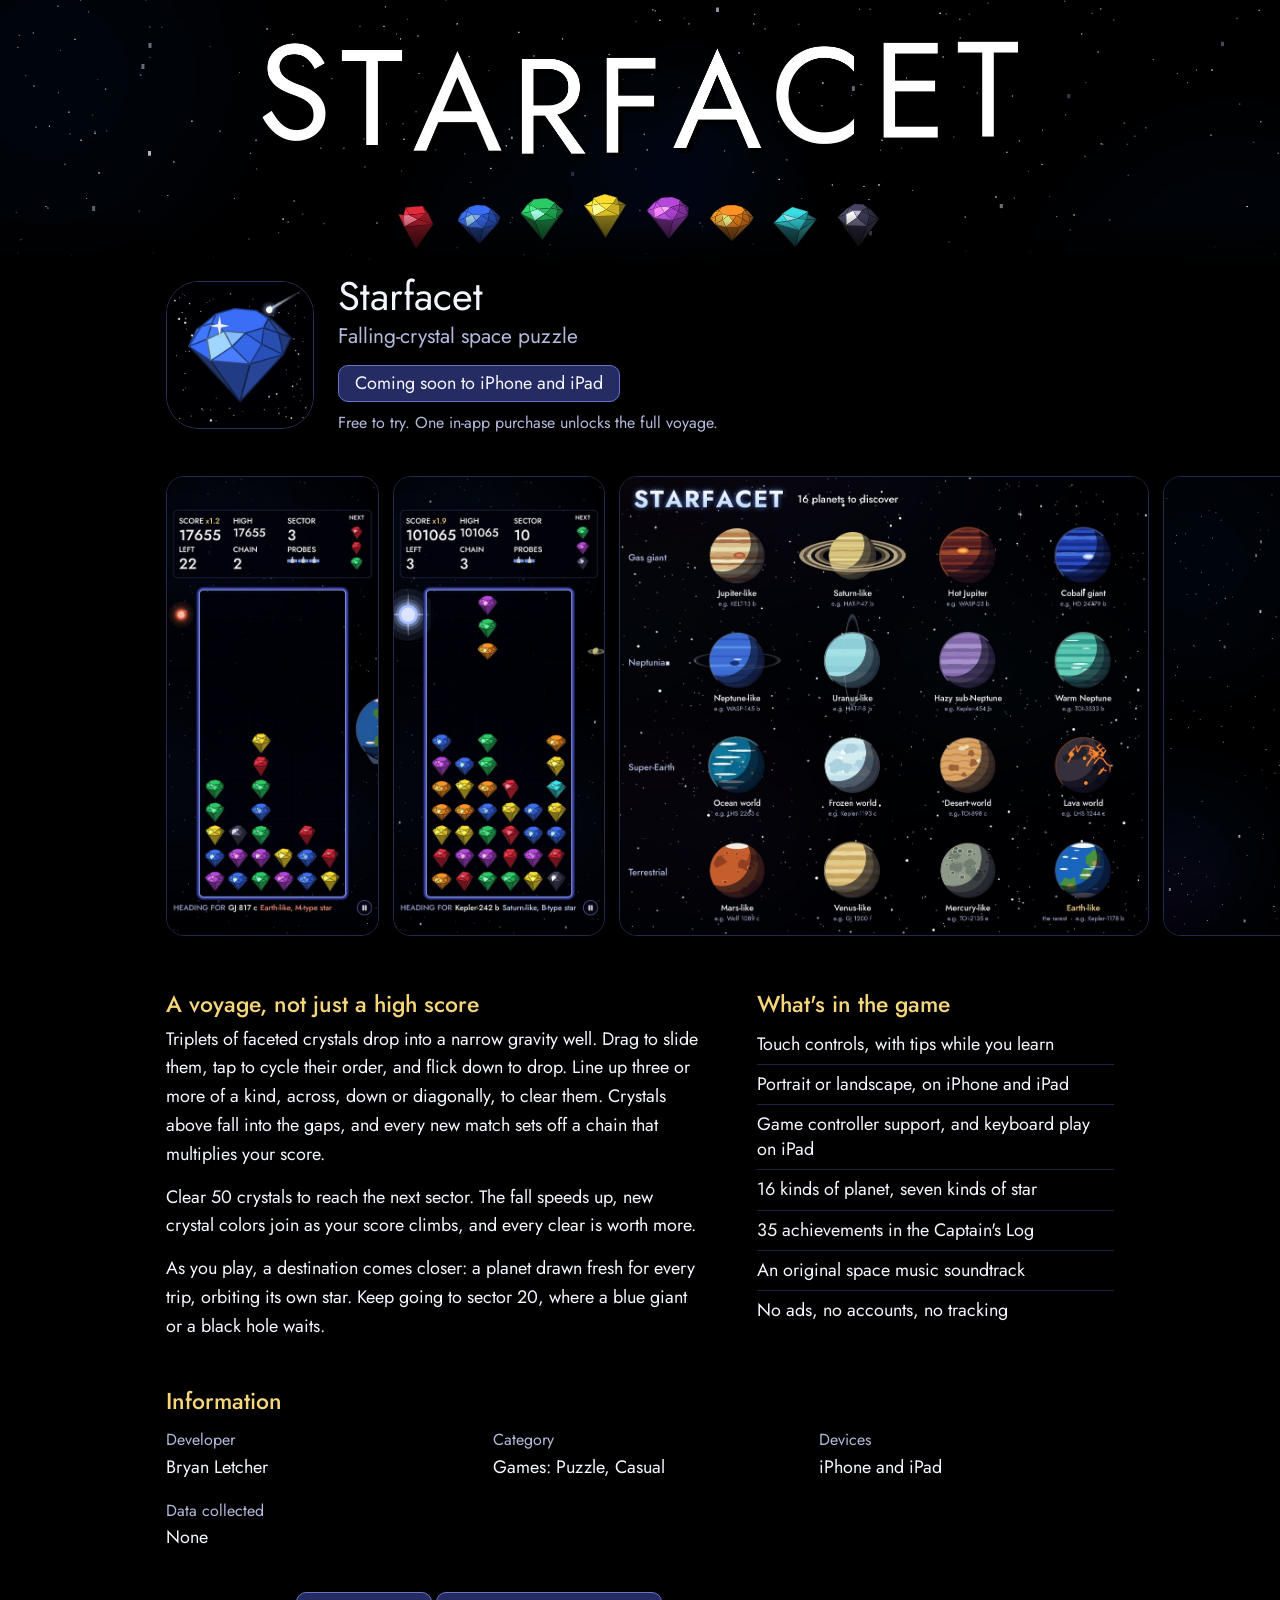
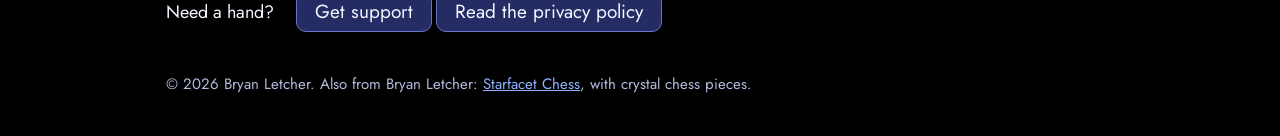
<file: index.html>
<!doctype html>
<html lang="en">
<head>
<meta charset="utf-8">
<meta name="viewport" content="width=device-width, initial-scale=1">
<title>Starfacet</title>
<meta name="description" content="Starfacet, a falling-crystal puzzle game on a voyage through deep space. Coming soon to iPhone and iPad.">
<meta name="theme-color" content="#000000">
<meta property="og:title" content="Starfacet">
<meta property="og:description" content="A falling-crystal puzzle game on a voyage through deep space.">
<meta property="og:type" content="website">
<meta property="og:url" content="https://starfacet.bryanletcher.com/">
<meta property="og:image" content="https://starfacet.bryanletcher.com/assets/title-art.jpg">
<link rel="icon" type="image/png" href="assets/icon.png">
<link rel="apple-touch-icon" href="apple-touch-icon.png">
<link rel="stylesheet" href="assets/site.css">
</head>
<body>
<div class="hero">
  <img src="assets/title-art.jpg" width="2552" height="530" alt="The Starfacet wordmark above a row of eight faceted crystals, on a field of stars.">
</div>

<main>
  <div class="wrap">
    <header class="app">
      <img class="icon" src="assets/icon.png" width="180" height="180" alt="">
      <div>
        <h1>Starfacet</h1>
        <p class="subtitle">Falling-crystal space puzzle</p>
        <p class="status">Coming soon to iPhone and iPad</p>
        <p class="terms">Free to try. One in-app purchase unlocks the full voyage.</p>
      </div>
    </header>
  </div>

  <div class="gallery" tabindex="0" role="group" aria-label="Pictures from Starfacet. Scroll sideways to see them all.">
    <img src="assets/gameplay-sector-3.jpg" width="460" height="1000" alt="Starfacet in play on iPhone at sector 3: rows of faceted crystals in the gravity well, a red star on one side and an Earth-like planet coming into view on the other.">
    <img src="assets/gameplay-sector-10.jpg" width="460" height="1000" alt="Starfacet in play on iPhone at sector 10: a tall stack of crystals in eight colors, a triplet falling from the top, with a blue star and a ringed planet beside the well.">
    <img src="assets/planets.jpg" width="1153" height="1000" loading="lazy" alt="Sheet of the 16 kinds of planet to discover, from Jupiter-like gas giants to the rare Earth-like world.">
    <img src="assets/title-screen.jpg" width="1622" height="900" loading="lazy" alt="The Starfacet title screen, with Launch selected in the menu.">
    <img src="assets/exoplanets.jpg" width="2893" height="900" loading="lazy" alt="The four kinds of exoplanet: gas giant, Neptunian, super-Earth and terrestrial.">
    <img src="assets/stars.jpg" width="2970" height="900" loading="lazy" alt="The seven kinds of star, hottest to coolest, from blue-violet O-type to red M-type.">
  </div>

  <div class="wrap">
    <div class="about">
      <div>
        <h2>A voyage, not just a high score</h2>
        <p>Triplets of faceted crystals drop into a narrow gravity well. Drag to slide them, tap to cycle their order, and flick down to drop. Line up three or more of a kind, across, down or diagonally, to clear them. Crystals above fall into the gaps, and every new match sets off a chain that multiplies your score.</p>
        <p>Clear 50 crystals to reach the next sector. The fall speeds up, new crystal colors join as your score climbs, and every clear is worth more.</p>
        <p>As you play, a destination comes closer: a planet drawn fresh for every trip, orbiting its own star. Keep going to sector 20, where a blue giant or a black hole waits.</p>
      </div>
      <div>
        <h2>What's in the game</h2>
        <ul>
          <li>Touch controls, with tips while you learn</li>
          <li>Portrait or landscape, on iPhone and iPad</li>
          <li>Game controller support, and keyboard play on iPad</li>
          <li>16 kinds of planet, seven kinds of star</li>
          <li>35 achievements in the Captain's Log</li>
          <li>An original space music soundtrack</li>
          <li>No ads, no accounts, no tracking</li>
        </ul>
      </div>
    </div>

    <section class="info">
      <h2>Information</h2>
      <dl>
        <div><dt>Developer</dt><dd>Bryan Letcher</dd></div>
        <div><dt>Category</dt><dd>Games: Puzzle, Casual</dd></div>
        <div><dt>Devices</dt><dd>iPhone and iPad</dd></div>
        <div><dt>Data collected</dt><dd>None</dd></div>
      </dl>
    </section>

    <nav class="help" aria-label="Help">
      <p>Need a hand?</p>
      <ul class="menu">
        <li><a href="support.html">Get support</a></li>
        <li><a href="privacy.html">Read the privacy policy</a></li>
      </ul>
    </nav>

    <footer>&copy; 2026 Bryan Letcher. Also from Bryan Letcher: <a href="chess/">Starfacet Chess</a>, with crystal chess pieces.</footer>
  </div>
</main>
</body>
</html>
</file>
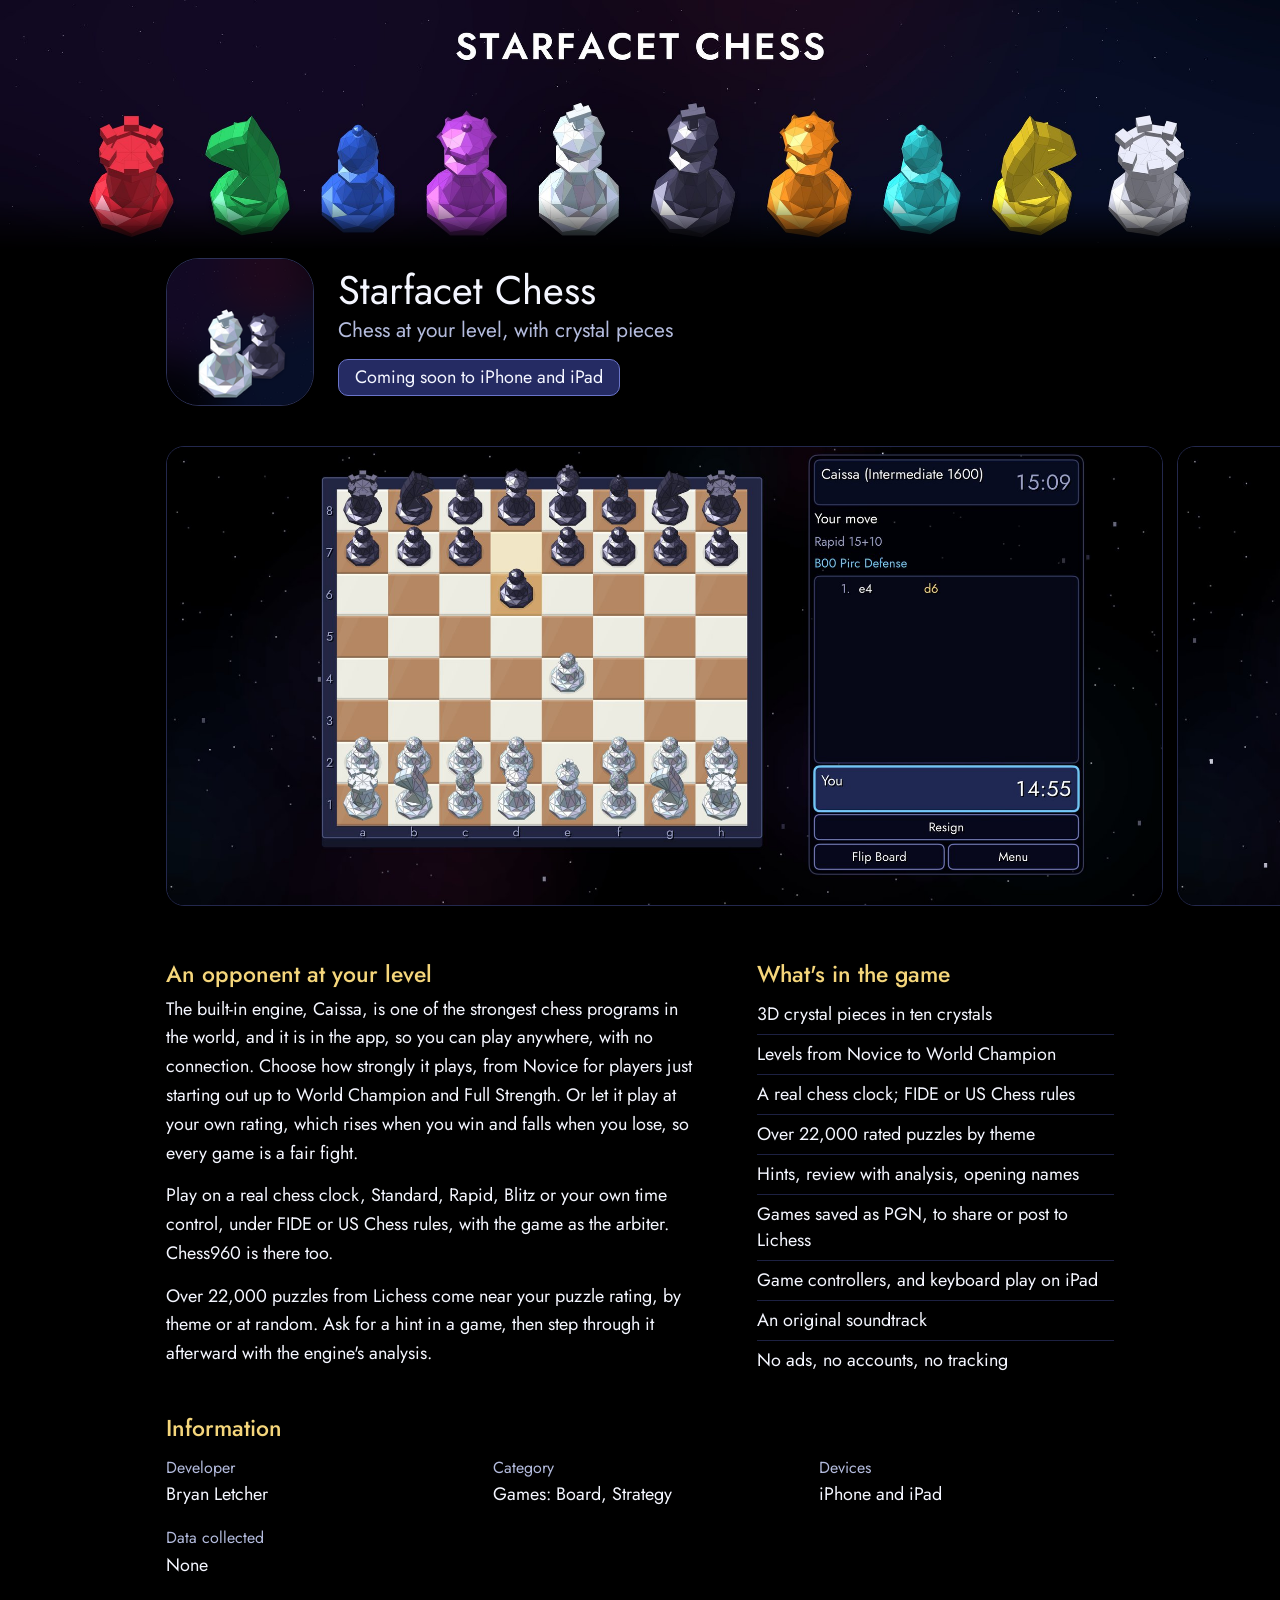
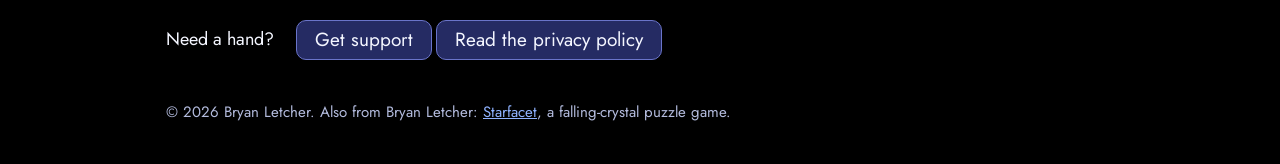
<file: chess/index.html>
<!doctype html>
<html lang="en">
<head>
<meta charset="utf-8">
<meta name="viewport" content="width=device-width, initial-scale=1">
<title>Starfacet Chess</title>
<meta name="description" content="Starfacet Chess: chess against a computer that plays at your level, with 3D crystal pieces, a real chess clock and over 22,000 puzzles. Coming soon to iPhone and iPad.">
<meta name="theme-color" content="#000000">
<meta property="og:title" content="Starfacet Chess">
<meta property="og:description" content="Chess against a computer that plays at your level, with 3D crystal pieces, a real chess clock and over 22,000 puzzles.">
<meta property="og:type" content="website">
<meta property="og:url" content="https://starfacet.bryanletcher.com/chess/">
<meta property="og:image" content="https://starfacet.bryanletcher.com/chess/assets/title-art.jpg">
<link rel="icon" type="image/png" href="assets/icon.png">
<link rel="apple-touch-icon" href="apple-touch-icon.png">
<link rel="stylesheet" href="../assets/site.css">
</head>
<body>
<div class="hero">
  <img src="assets/title-art.jpg" width="2552" height="498" alt="The Starfacet Chess wordmark above a row of ten crystal chess pieces, one in each crystal color, on a field of stars.">
</div>

<main>
  <div class="wrap">
    <header class="app">
      <img class="icon" src="assets/icon.png" width="180" height="180" alt="">
      <div>
        <h1>Starfacet Chess</h1>
        <p class="subtitle">Chess at your level, with crystal pieces</p>
        <p class="status">Coming soon to iPhone and iPad</p>
      </div>
    </header>
  </div>

  <div class="gallery" tabindex="0" role="group" aria-label="Pictures from Starfacet Chess. Scroll sideways to see them all.">
    <img src="assets/game-iphone.jpg" width="1956" height="900" alt="A game against the computer on iPhone, held sideways: the board with diamond and onyx crystal pieces, the clocks, the opening's name and the moves.">
    <img src="assets/puzzle-iphone.jpg" width="1956" height="900" loading="lazy" alt="A Lichess puzzle on iPhone: Black to move and find the best move, with its rating and themes beside the board.">
    <img src="assets/game-ipad.jpg" width="749" height="1000" loading="lazy" alt="A game against the computer on iPad, playing at the player's own rating, with a 90-minute clock.">
    <img src="assets/levels-ipad.jpg" width="749" height="1000" loading="lazy" alt="Choosing a game on iPad: the time control, your color, the starting position and the computer's level, from Novice to World Champion.">
    <img src="assets/pieces-ipad.jpg" width="1200" height="900" loading="lazy" alt="Choosing each side's crystal on iPad, from Diamond and Onyx to Ruby, Sapphire, Topaz, Amethyst, Amber, Aquamarine and Silver.">
    <img src="assets/puzzles-ipad.jpg" width="1200" height="900" loading="lazy" alt="The Puzzles screen on iPad: 22,499 rated puzzles from Lichess by theme, such as mate in 2, forks and endgames.">
  </div>

  <div class="wrap">
    <div class="about">
      <div>
        <h2>An opponent at your level</h2>
        <p>The built-in engine, Caissa, is one of the strongest chess programs in the world, and it is in the app, so you can play anywhere, with no connection. Choose how strongly it plays, from Novice for players just starting out up to World Champion and Full Strength. Or let it play at your own rating, which rises when you win and falls when you lose, so every game is a fair fight.</p>
        <p>Play on a real chess clock, Standard, Rapid, Blitz or your own time control, under FIDE or US Chess rules, with the game as the arbiter. Chess960 is there too.</p>
        <p>Over 22,000 puzzles from Lichess come near your puzzle rating, by theme or at random. Ask for a hint in a game, then step through it afterward with the engine's analysis.</p>
      </div>
      <div>
        <h2>What's in the game</h2>
        <ul>
          <li>3D crystal pieces in ten crystals</li>
          <li>Levels from Novice to World Champion</li>
          <li>A real chess clock; FIDE or US Chess rules</li>
          <li>Over 22,000 rated puzzles by theme</li>
          <li>Hints, review with analysis, opening names</li>
          <li>Games saved as PGN, to share or post to Lichess</li>
          <li>Game controllers, and keyboard play on iPad</li>
          <li>An original soundtrack</li>
          <li>No ads, no accounts, no tracking</li>
        </ul>
      </div>
    </div>

    <section class="info">
      <h2>Information</h2>
      <dl>
        <div><dt>Developer</dt><dd>Bryan Letcher</dd></div>
        <div><dt>Category</dt><dd>Games: Board, Strategy</dd></div>
        <div><dt>Devices</dt><dd>iPhone and iPad</dd></div>
        <div><dt>Data collected</dt><dd>None</dd></div>
      </dl>
    </section>

    <nav class="help" aria-label="Help">
      <p>Need a hand?</p>
      <ul class="menu">
        <li><a href="support.html">Get support</a></li>
        <li><a href="privacy.html">Read the privacy policy</a></li>
      </ul>
    </nav>

    <footer>&copy; 2026 Bryan Letcher. Also from Bryan Letcher: <a href="../index.html">Starfacet</a>, a falling-crystal puzzle game.</footer>
  </div>
</main>
</body>
</html>
</file>
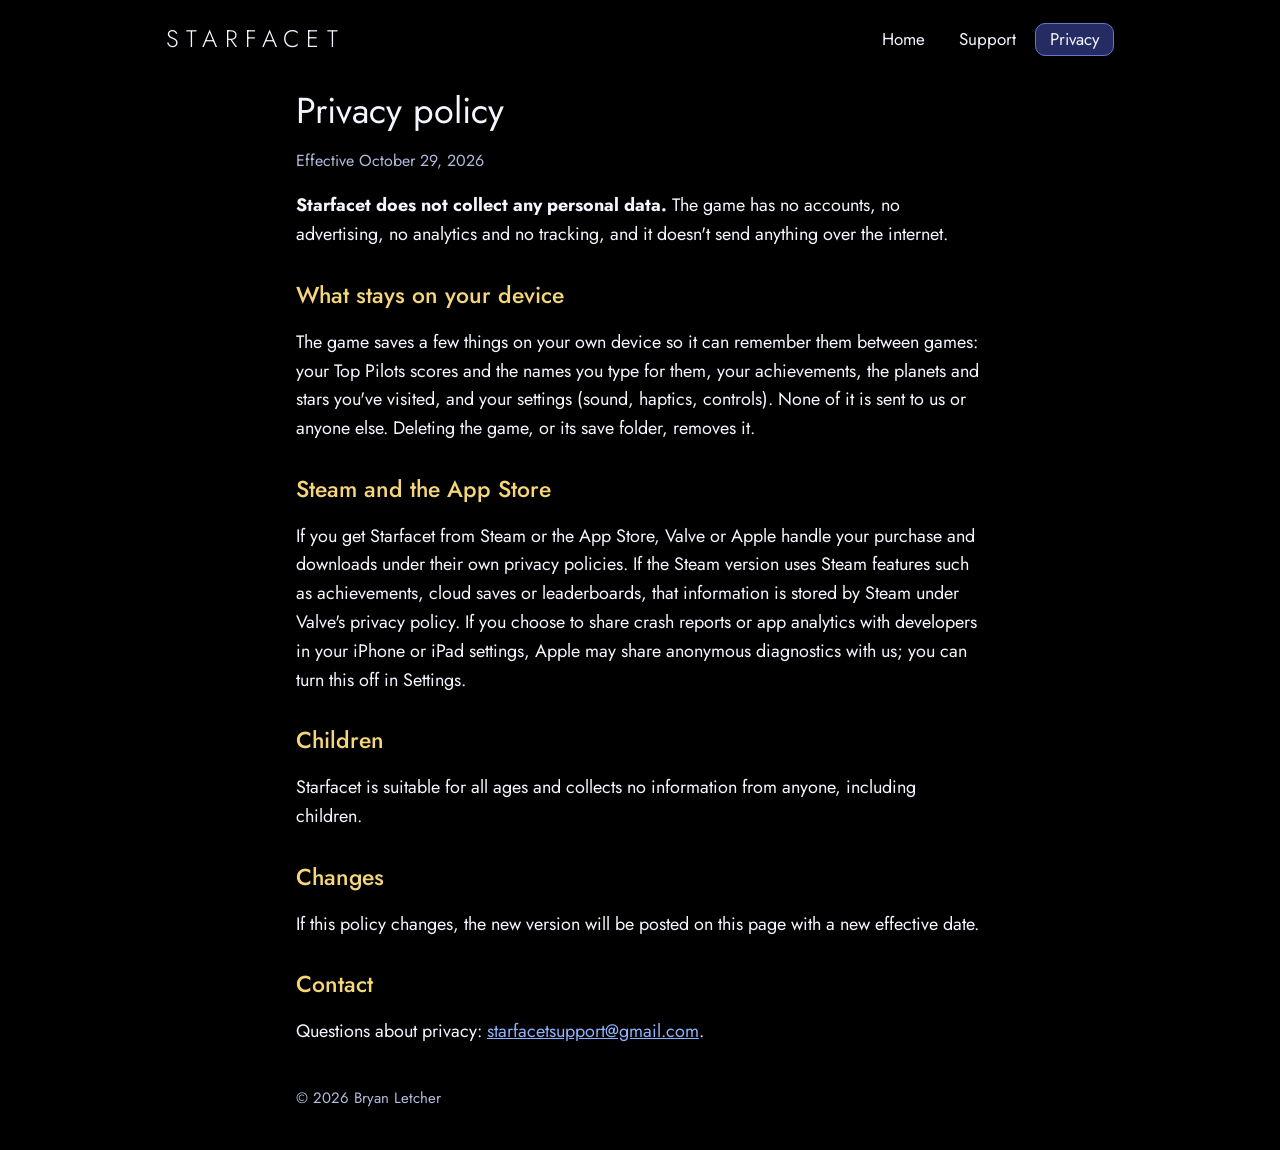
<file: privacy.html>
<!doctype html>
<html lang="en">
<head>
<meta charset="utf-8">
<meta name="viewport" content="width=device-width, initial-scale=1">
<title>Starfacet Privacy</title>
<meta name="description" content="Starfacet's privacy policy: the game collects no personal data.">
<link rel="icon" type="image/png" href="assets/icon.png">
<link rel="apple-touch-icon" href="apple-touch-icon.png">
<link rel="stylesheet" href="assets/site.css">
</head>
<body>
<header class="wrap bar">
  <a class="wordmark" href="index.html">STARFACET</a>
  <nav aria-label="Main"><ul class="menu">
    <li><a href="index.html">Home</a></li>
    <li><a href="support.html">Support</a></li>
    <li><a href="privacy.html" aria-current="page">Privacy</a></li>
  </ul></nav>
</header>
<main class="wrap page">
<h1>Privacy policy</h1>
<p class="date">Effective October 29, 2026</p>
<p><b>Starfacet does not collect any personal data.</b> The game has no accounts, no advertising, no analytics and no tracking, and it doesn't send anything over the internet.</p>

<h2>What stays on your device</h2>
<p>The game saves a few things on your own device so it can remember them between games: your Top Pilots scores and the names you type for them, your achievements, the planets and stars you've visited, and your settings (sound, haptics, controls). None of it is sent to us or anyone else. Deleting the game, or its save folder, removes it.</p>

<h2>Steam and the App Store</h2>
<p>If you get Starfacet from Steam or the App Store, Valve or Apple handle your purchase and downloads under their own privacy policies. If the Steam version uses Steam features such as achievements, cloud saves or leaderboards, that information is stored by Steam under Valve's privacy policy. If you choose to share crash reports or app analytics with developers in your iPhone or iPad settings, Apple may share anonymous diagnostics with us; you can turn this off in Settings.</p>

<h2>Children</h2>
<p>Starfacet is suitable for all ages and collects no information from anyone, including children.</p>

<h2>Changes</h2>
<p>If this policy changes, the new version will be posted on this page with a new effective date.</p>

<h2>Contact</h2>
<p>Questions about privacy: <a href="mailto:starfacetsupport@gmail.com">starfacetsupport@gmail.com</a>.</p>

<footer>&copy; 2026 Bryan Letcher</footer>
</main>
</body>
</html>
</file>
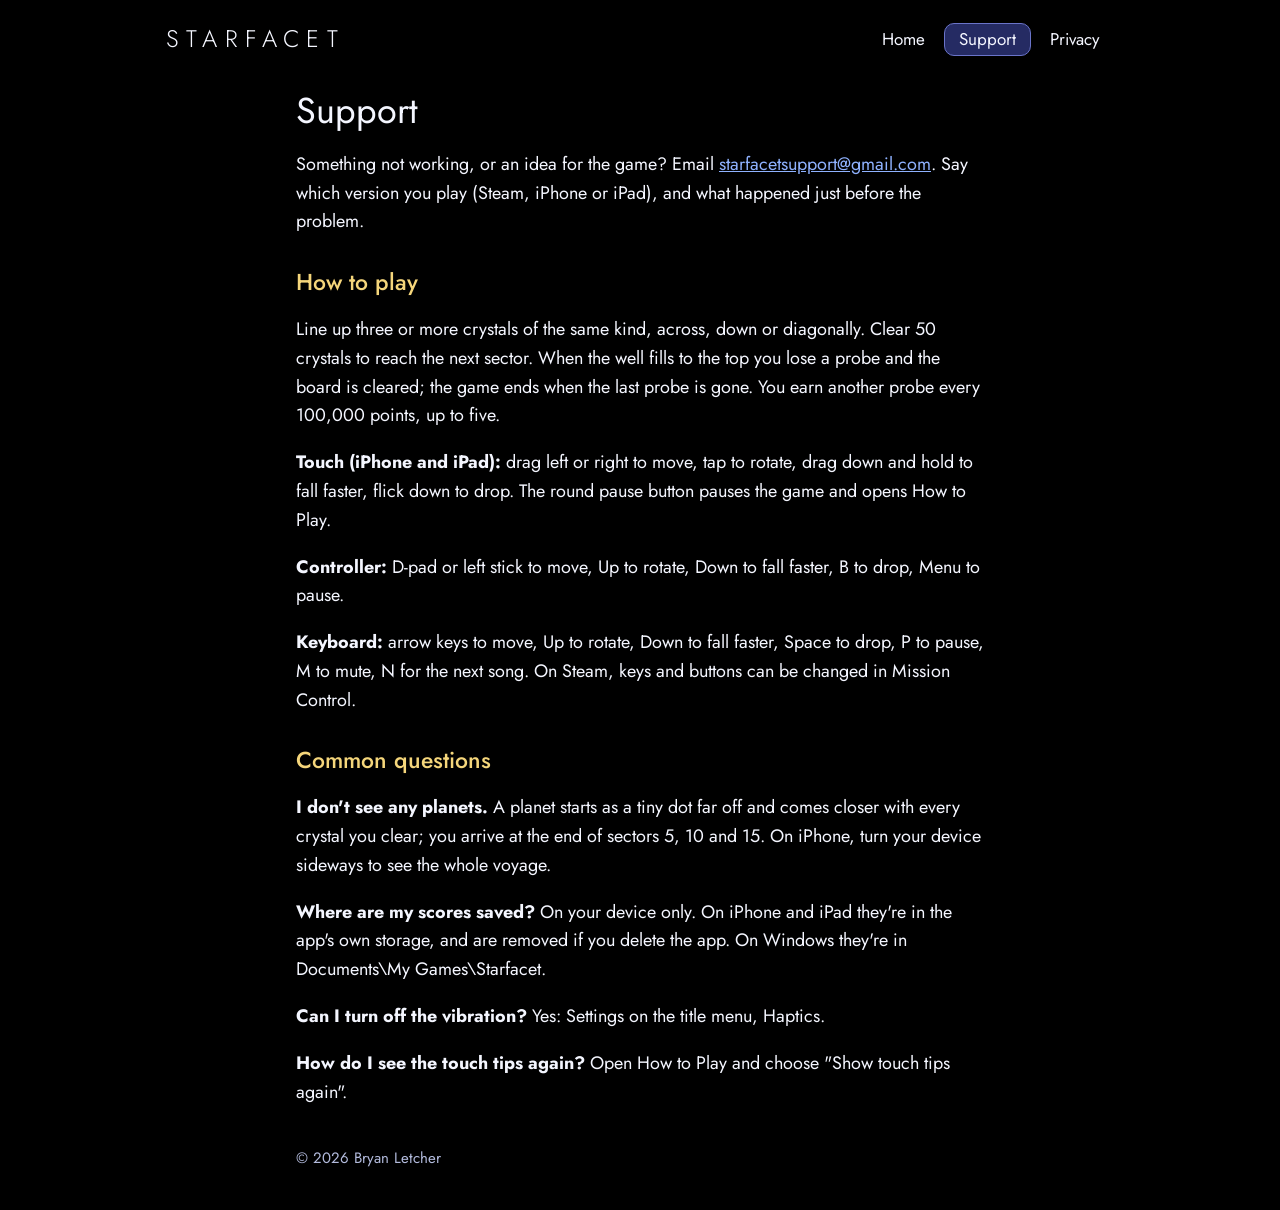
<file: support.html>
<!doctype html>
<html lang="en">
<head>
<meta charset="utf-8">
<meta name="viewport" content="width=device-width, initial-scale=1">
<title>Starfacet Support</title>
<meta name="description" content="Help and contact for Starfacet.">
<link rel="icon" type="image/png" href="assets/icon.png">
<link rel="apple-touch-icon" href="apple-touch-icon.png">
<link rel="stylesheet" href="assets/site.css">
</head>
<body>
<header class="wrap bar">
  <a class="wordmark" href="index.html">STARFACET</a>
  <nav aria-label="Main"><ul class="menu">
    <li><a href="index.html">Home</a></li>
    <li><a href="support.html" aria-current="page">Support</a></li>
    <li><a href="privacy.html">Privacy</a></li>
  </ul></nav>
</header>
<main class="wrap page">
<h1>Support</h1>
<p>Something not working, or an idea for the game? Email <a href="mailto:starfacetsupport@gmail.com">starfacetsupport@gmail.com</a>. Say which version you play (Steam, iPhone or iPad), and what happened just before the problem.</p>

<h2>How to play</h2>
<p>Line up three or more crystals of the same kind, across, down or diagonally. Clear 50 crystals to reach the next sector. When the well fills to the top you lose a probe and the board is cleared; the game ends when the last probe is gone. You earn another probe every 100,000 points, up to five.</p>
<p><b>Touch (iPhone and iPad):</b> drag left or right to move, tap to rotate, drag down and hold to fall faster, flick down to drop. The round pause button pauses the game and opens How to Play.</p>
<p><b>Controller:</b> D-pad or left stick to move, Up to rotate, Down to fall faster, B to drop, Menu to pause.</p>
<p><b>Keyboard:</b> arrow keys to move, Up to rotate, Down to fall faster, Space to drop, P to pause, M to mute, N for the next song. On Steam, keys and buttons can be changed in Mission Control.</p>

<h2>Common questions</h2>
<p><b>I don't see any planets.</b> A planet starts as a tiny dot far off and comes closer with every crystal you clear; you arrive at the end of sectors 5, 10 and 15. On iPhone, turn your device sideways to see the whole voyage.</p>
<p><b>Where are my scores saved?</b> On your device only. On iPhone and iPad they're in the app's own storage, and are removed if you delete the app. On Windows they're in Documents\My Games\Starfacet.</p>
<p><b>Can I turn off the vibration?</b> Yes: Settings on the title menu, Haptics.</p>
<p><b>How do I see the touch tips again?</b> Open How to Play and choose "Show touch tips again".</p>

<footer>&copy; 2026 Bryan Letcher</footer>
</main>
</body>
</html>
</file>
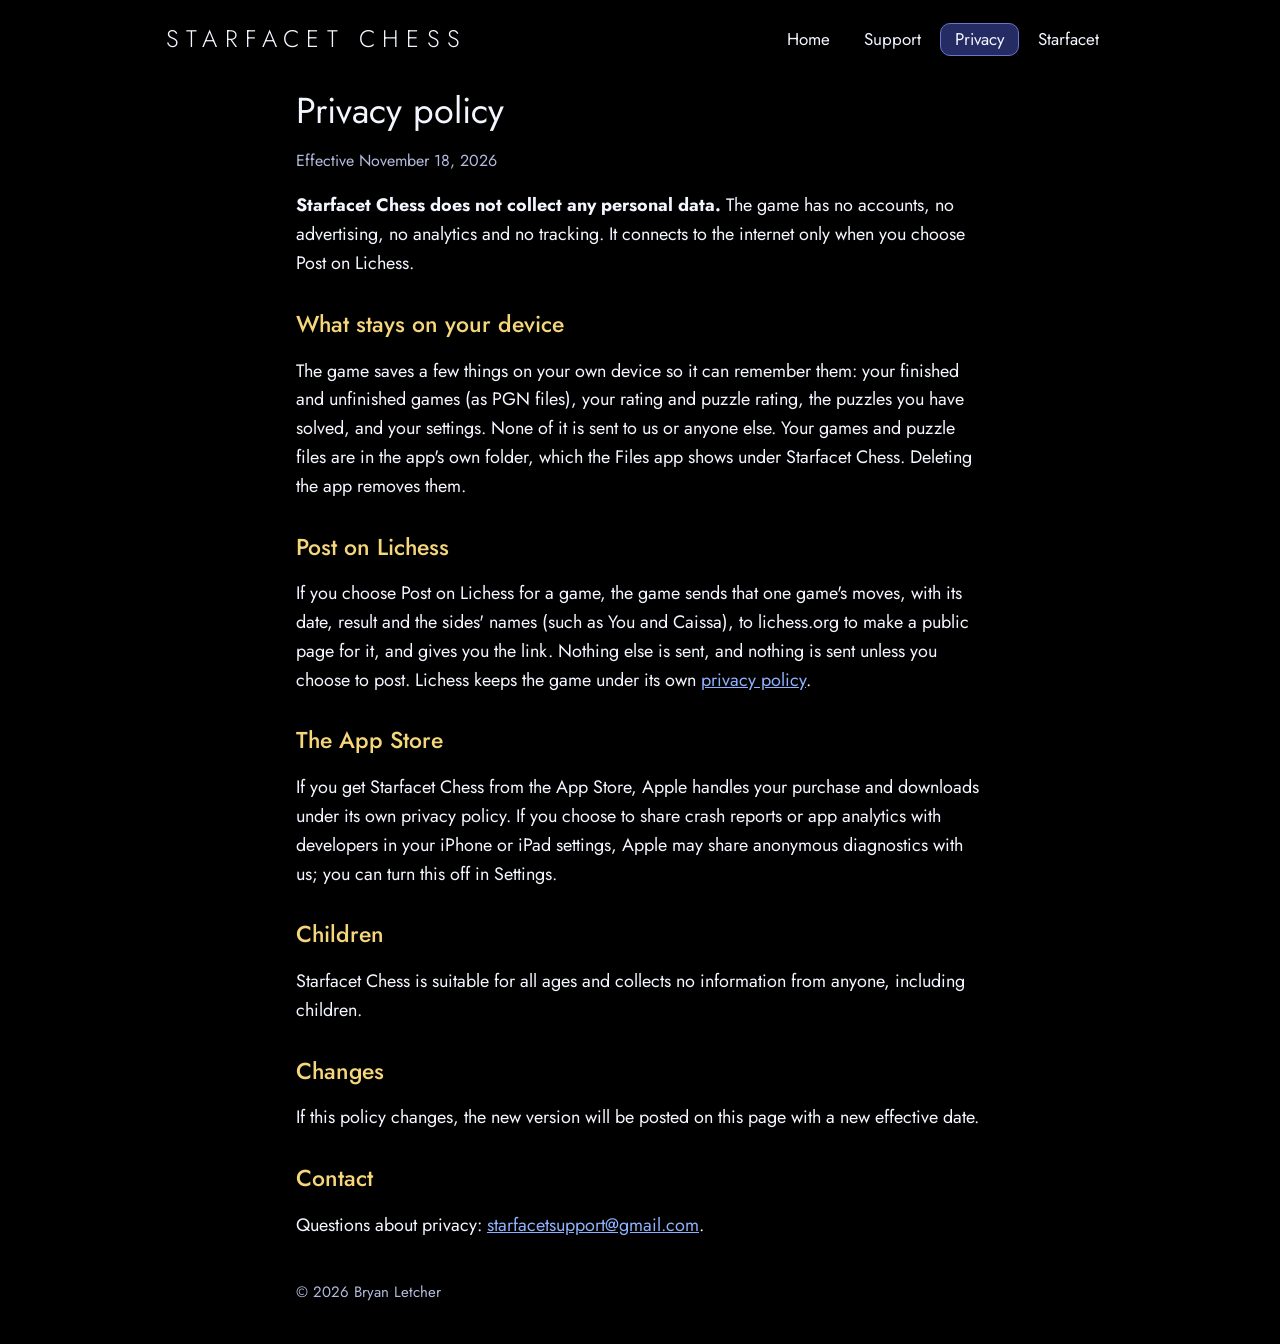
<file: chess/privacy.html>
<!doctype html>
<html lang="en">
<head>
<meta charset="utf-8">
<meta name="viewport" content="width=device-width, initial-scale=1">
<title>Starfacet Chess Privacy</title>
<meta name="description" content="Starfacet Chess's privacy policy: the game collects no personal data.">
<link rel="icon" type="image/png" href="assets/icon.png">
<link rel="apple-touch-icon" href="apple-touch-icon.png">
<link rel="stylesheet" href="../assets/site.css">
</head>
<body>
<header class="wrap bar">
  <a class="wordmark" href="index.html">STARFACET CHESS</a>
  <nav aria-label="Main"><ul class="menu">
    <li><a href="index.html">Home</a></li>
    <li><a href="support.html">Support</a></li>
    <li><a href="privacy.html" aria-current="page">Privacy</a></li>
    <li><a href="../index.html">Starfacet</a></li>
  </ul></nav>
</header>
<main class="wrap page">
<h1>Privacy policy</h1>
<p class="date">Effective November 18, 2026</p>
<p><b>Starfacet Chess does not collect any personal data.</b> The game has no accounts, no advertising, no analytics and no tracking. It connects to the internet only when you choose Post on Lichess.</p>

<h2>What stays on your device</h2>
<p>The game saves a few things on your own device so it can remember them: your finished and unfinished games (as PGN files), your rating and puzzle rating, the puzzles you have solved, and your settings. None of it is sent to us or anyone else. Your games and puzzle files are in the app's own folder, which the Files app shows under Starfacet Chess. Deleting the app removes them.</p>

<h2>Post on Lichess</h2>
<p>If you choose Post on Lichess for a game, the game sends that one game's moves, with its date, result and the sides' names (such as You and Caissa), to lichess.org to make a public page for it, and gives you the link. Nothing else is sent, and nothing is sent unless you choose to post. Lichess keeps the game under its own <a href="https://lichess.org/privacy">privacy policy</a>.</p>

<h2>The App Store</h2>
<p>If you get Starfacet Chess from the App Store, Apple handles your purchase and downloads under its own privacy policy. If you choose to share crash reports or app analytics with developers in your iPhone or iPad settings, Apple may share anonymous diagnostics with us; you can turn this off in Settings.</p>

<h2>Children</h2>
<p>Starfacet Chess is suitable for all ages and collects no information from anyone, including children.</p>

<h2>Changes</h2>
<p>If this policy changes, the new version will be posted on this page with a new effective date.</p>

<h2>Contact</h2>
<p>Questions about privacy: <a href="mailto:starfacetsupport@gmail.com">starfacetsupport@gmail.com</a>.</p>

<footer>&copy; 2026 Bryan Letcher</footer>
</main>
</body>
</html>
</file>
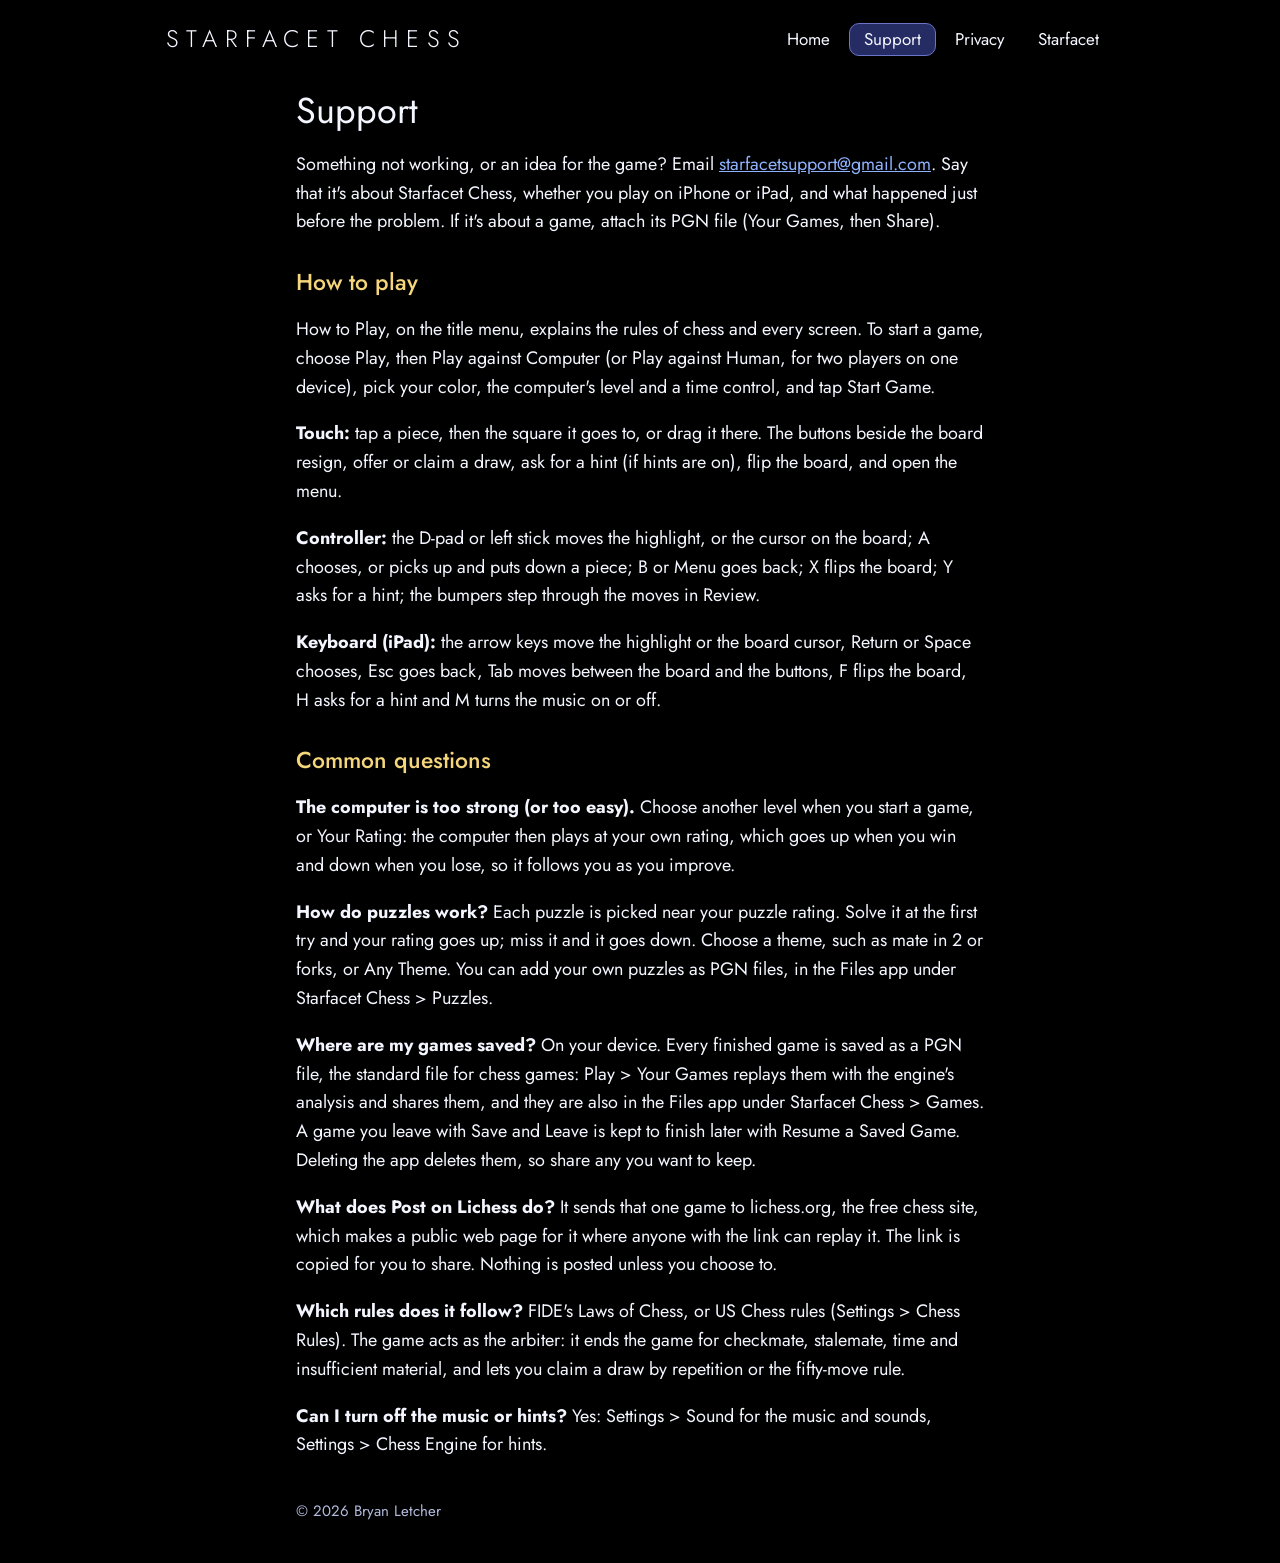
<file: chess/support.html>
<!doctype html>
<html lang="en">
<head>
<meta charset="utf-8">
<meta name="viewport" content="width=device-width, initial-scale=1">
<title>Starfacet Chess Support</title>
<meta name="description" content="Help and contact for Starfacet Chess.">
<link rel="icon" type="image/png" href="assets/icon.png">
<link rel="apple-touch-icon" href="apple-touch-icon.png">
<link rel="stylesheet" href="../assets/site.css">
</head>
<body>
<header class="wrap bar">
  <a class="wordmark" href="index.html">STARFACET CHESS</a>
  <nav aria-label="Main"><ul class="menu">
    <li><a href="index.html">Home</a></li>
    <li><a href="support.html" aria-current="page">Support</a></li>
    <li><a href="privacy.html">Privacy</a></li>
    <li><a href="../index.html">Starfacet</a></li>
  </ul></nav>
</header>
<main class="wrap page">
<h1>Support</h1>
<p>Something not working, or an idea for the game? Email <a href="mailto:starfacetsupport@gmail.com">starfacetsupport@gmail.com</a>. Say that it's about Starfacet Chess, whether you play on iPhone or iPad, and what happened just before the problem. If it's about a game, attach its PGN file (Your Games, then Share).</p>

<h2>How to play</h2>
<p>How to Play, on the title menu, explains the rules of chess and every screen. To start a game, choose Play, then Play against Computer (or Play against Human, for two players on one device), pick your color, the computer's level and a time control, and tap Start Game.</p>
<p><b>Touch:</b> tap a piece, then the square it goes to, or drag it there. The buttons beside the board resign, offer or claim a draw, ask for a hint (if hints are on), flip the board, and open the menu.</p>
<p><b>Controller:</b> the D-pad or left stick moves the highlight, or the cursor on the board; A chooses, or picks up and puts down a piece; B or Menu goes back; X flips the board; Y asks for a hint; the bumpers step through the moves in Review.</p>
<p><b>Keyboard (iPad):</b> the arrow keys move the highlight or the board cursor, Return or Space chooses, Esc goes back, Tab moves between the board and the buttons, F flips the board, H asks for a hint and M turns the music on or off.</p>

<h2>Common questions</h2>
<p><b>The computer is too strong (or too easy).</b> Choose another level when you start a game, or Your Rating: the computer then plays at your own rating, which goes up when you win and down when you lose, so it follows you as you improve.</p>
<p><b>How do puzzles work?</b> Each puzzle is picked near your puzzle rating. Solve it at the first try and your rating goes up; miss it and it goes down. Choose a theme, such as mate in 2 or forks, or Any Theme. You can add your own puzzles as PGN files, in the Files app under Starfacet Chess &gt; Puzzles.</p>
<p><b>Where are my games saved?</b> On your device. Every finished game is saved as a PGN file, the standard file for chess games: Play &gt; Your Games replays them with the engine's analysis and shares them, and they are also in the Files app under Starfacet Chess &gt; Games. A game you leave with Save and Leave is kept to finish later with Resume a Saved Game. Deleting the app deletes them, so share any you want to keep.</p>
<p><b>What does Post on Lichess do?</b> It sends that one game to lichess.org, the free chess site, which makes a public web page for it where anyone with the link can replay it. The link is copied for you to share. Nothing is posted unless you choose to.</p>
<p><b>Which rules does it follow?</b> FIDE's Laws of Chess, or US Chess rules (Settings &gt; Chess Rules). The game acts as the arbiter: it ends the game for checkmate, stalemate, time and insufficient material, and lets you claim a draw by repetition or the fifty-move rule.</p>
<p><b>Can I turn off the music or hints?</b> Yes: Settings &gt; Sound for the music and sounds, Settings &gt; Chess Engine for hints.</p>

<footer>&copy; 2026 Bryan Letcher</footer>
</main>
</body>
</html>
</file>
<file: assets/site.css>
@font-face { font-family:"Jost"; src:url("fonts/Jost-Variable.ttf") format("truetype"); font-weight:100 900; font-display:swap; }
:root { --space:#000; --menu:#252b63; --menu-line:#6a74c9; --text:#f4f6ff; --dim:#b3bbdd; --link:#8fb2ff; --gold:#f5d67b; }
* { box-sizing:border-box; }
html { background:var(--space); color-scheme:dark; }
body { margin:0; background:var(--space); color:var(--text); font:400 18px/1.6 "Jost", -apple-system, "Segoe UI", Roboto, Arial, sans-serif; }
img { display:block; max-width:100%; }
a { color:var(--link); }
:focus-visible { outline:2px solid var(--gold); outline-offset:3px; }
.wrap { max-width:980px; margin:0 auto; padding:0 16px; }

/* Links read like the game's title menu: the current line sits on the navy bar. */
.menu { display:flex; flex-wrap:wrap; gap:4px; margin:0; padding:0; list-style:none; }
.menu a { display:block; padding:4px 18px; border:1px solid transparent; border-radius:10px; color:var(--text); font-size:19px; text-decoration:none; }
.menu a:hover, .menu a[aria-current] { background:var(--menu); border-color:var(--menu-line); }

.bar { display:flex; flex-wrap:wrap; align-items:center; justify-content:space-between; gap:8px 24px; padding-top:20px; padding-bottom:12px; }
.wordmark { color:var(--text); font-weight:300; font-size:24px; letter-spacing:.3em; text-decoration:none; }
.bar .menu a { font-size:17px; padding:2px 14px; }

.hero { position:relative; }
.hero img { width:100%; height:auto; min-height:112px; object-fit:cover; -webkit-mask-image:linear-gradient(#000 80%, transparent); mask-image:linear-gradient(#000 80%, transparent); }

.app { display:grid; grid-template-columns:auto 1fr; gap:24px; align-items:center; margin-top:8px; }
.app .icon { width:148px; height:148px; border-radius:33px; border:1px solid #2b3056; }
.app h1 { margin:0; font-weight:400; font-size:40px; line-height:1.1; }
.app .subtitle { margin:2px 0 0; color:var(--dim); font-size:21px; }
.status { display:inline-block; margin:12px 0 0; padding:3px 16px; background:var(--menu); border:1px solid var(--menu-line); border-radius:10px; }
.terms { margin:8px 0 0; color:var(--dim); font-size:16px; }

.gallery { display:flex; gap:14px; margin:40px 0 0; padding:0 max(16px, calc((100vw - 948px) / 2)) 14px; overflow-x:auto; scroll-snap-type:x proximity; scroll-padding:0 max(16px, calc((100vw - 948px) / 2)); }
.gallery img { flex:none; width:auto; max-width:none; height:clamp(240px, 46vw, 460px); border-radius:18px; border:1px solid #23284d; scroll-snap-align:start; }

.about { display:grid; grid-template-columns:minmax(0, 3fr) minmax(0, 2fr); gap:32px 56px; margin-top:40px; }
.about h2, .info h2, .page h2 { margin:32px 0 6px; font-weight:500; font-size:23px; line-height:1.25; color:var(--gold); }
.about > div > h2:first-child { margin-top:0; }
.about p { margin:0 0 14px; max-width:62ch; }
.about ul { margin:0; padding:0; list-style:none; }
.about li { padding:7px 0; line-height:1.4; border-bottom:1px solid #1d2142; }
.about li:last-child { border-bottom:0; }

.info { margin-top:32px; }
.info dl { display:grid; grid-template-columns:repeat(auto-fit, minmax(220px, 1fr)); gap:16px 32px; margin:12px 0 0; }
.info dt { color:var(--dim); font-size:16px; }
.info dd { margin:0; }

.help { display:flex; flex-wrap:wrap; align-items:center; gap:4px 12px; margin-top:40px; }
.help p { margin:0 10px 0 0; }
.help .menu a { background:var(--menu); border-color:var(--menu-line); }
.help .menu a:hover { background:#333b82; }
footer { margin:40px 0 0; padding-bottom:40px; color:var(--dim); font-size:15px; }

.page { max-width:720px; }
.page h1 { margin:20px 0 8px; font-weight:400; font-size:36px; line-height:1.15; }
.page p { max-width:68ch; }
.page .date { color:var(--dim); font-size:16px; }

@media (max-width:720px) {
  body { font-size:17px; }
  .app { gap:16px; }
  .app .icon { width:96px; height:96px; border-radius:22px; }
  .app h1 { font-size:30px; }
  .app .subtitle { font-size:18px; }
  .about { grid-template-columns:minmax(0, 1fr); }
  .wordmark { font-size:20px; }
}
</file>
